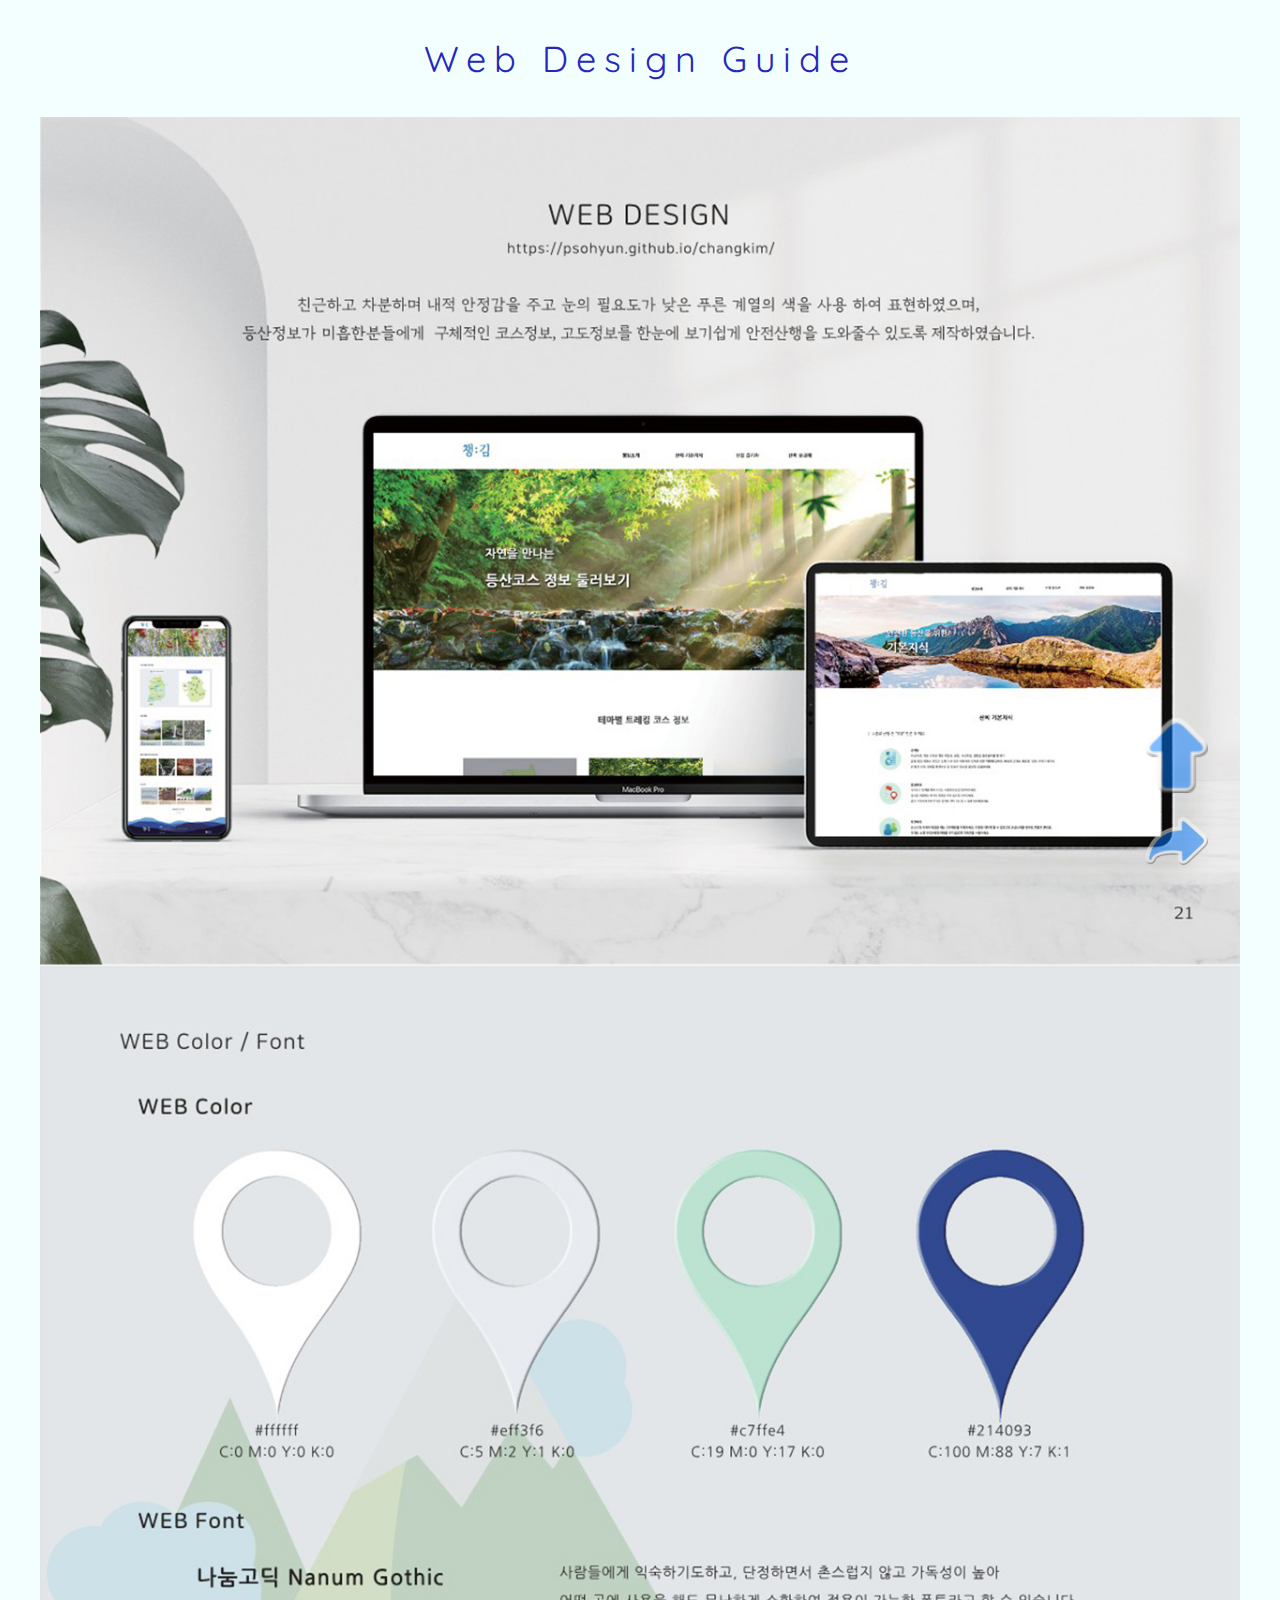
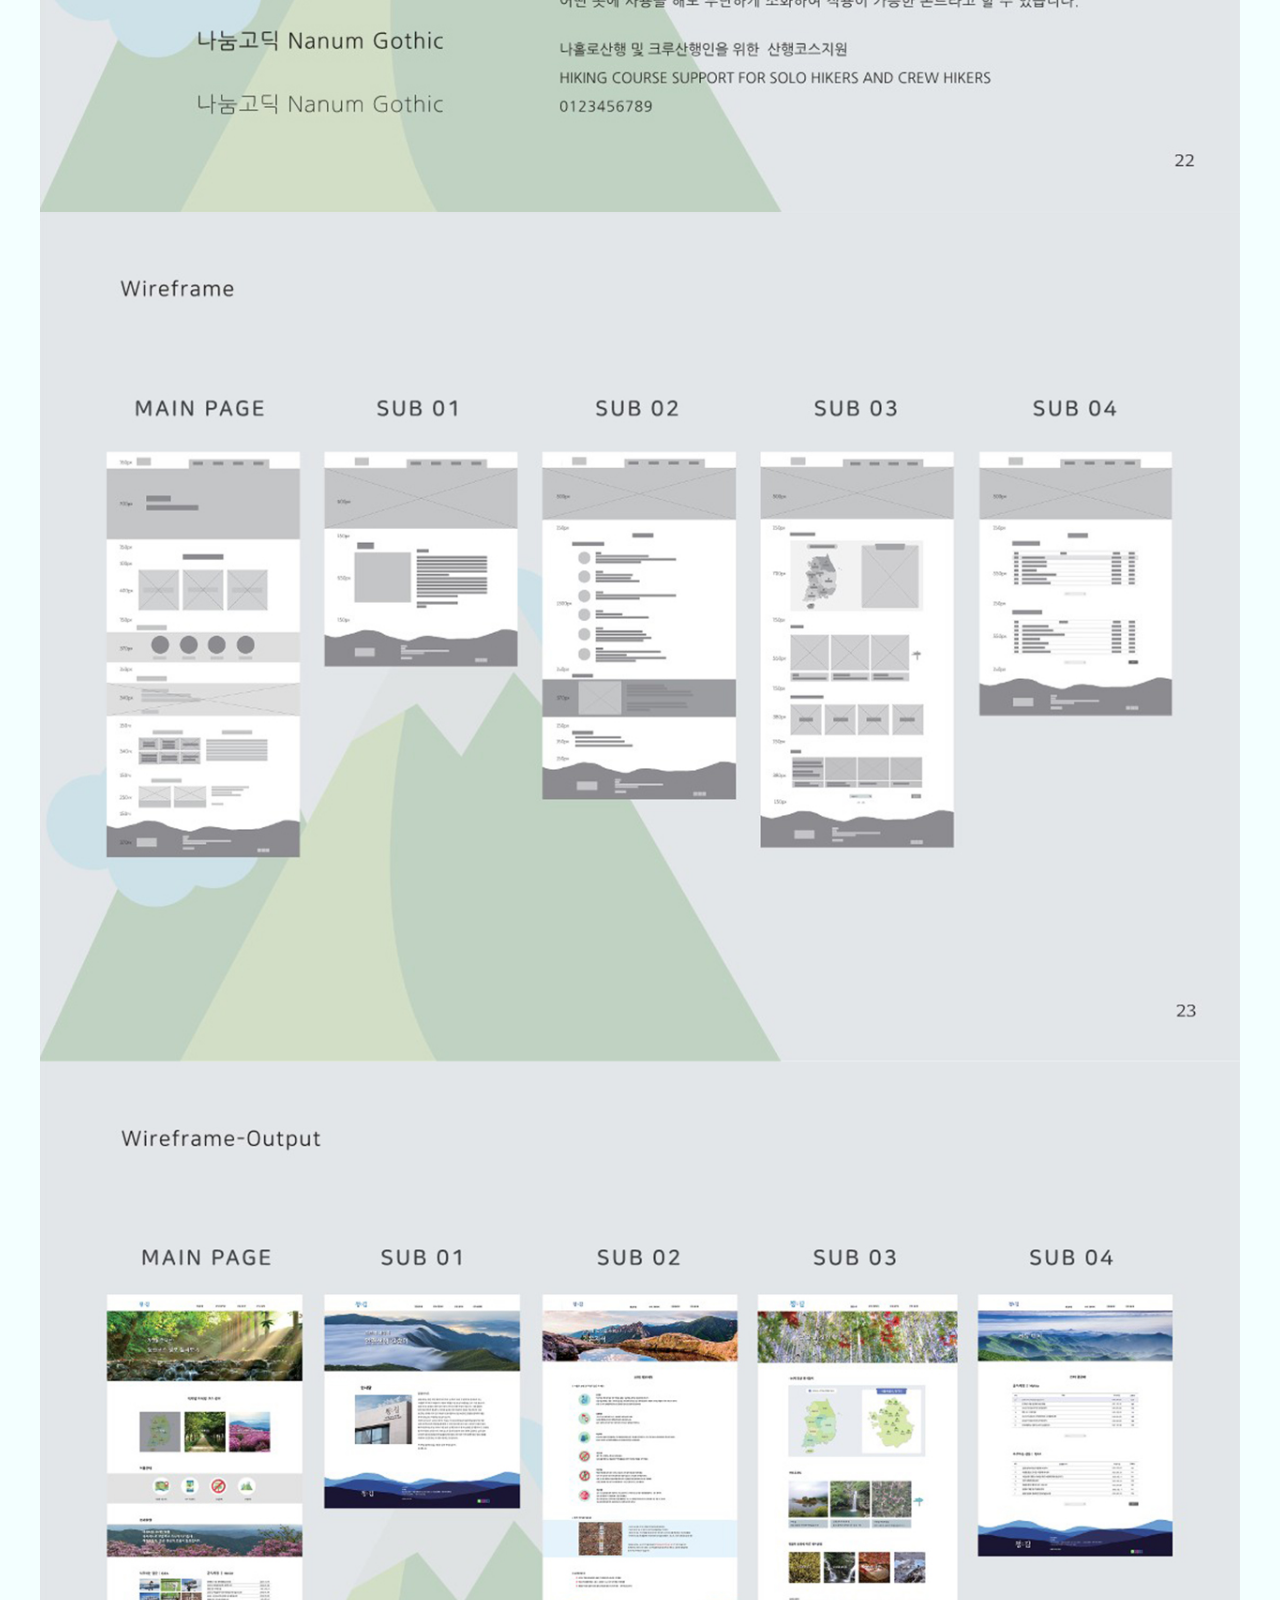
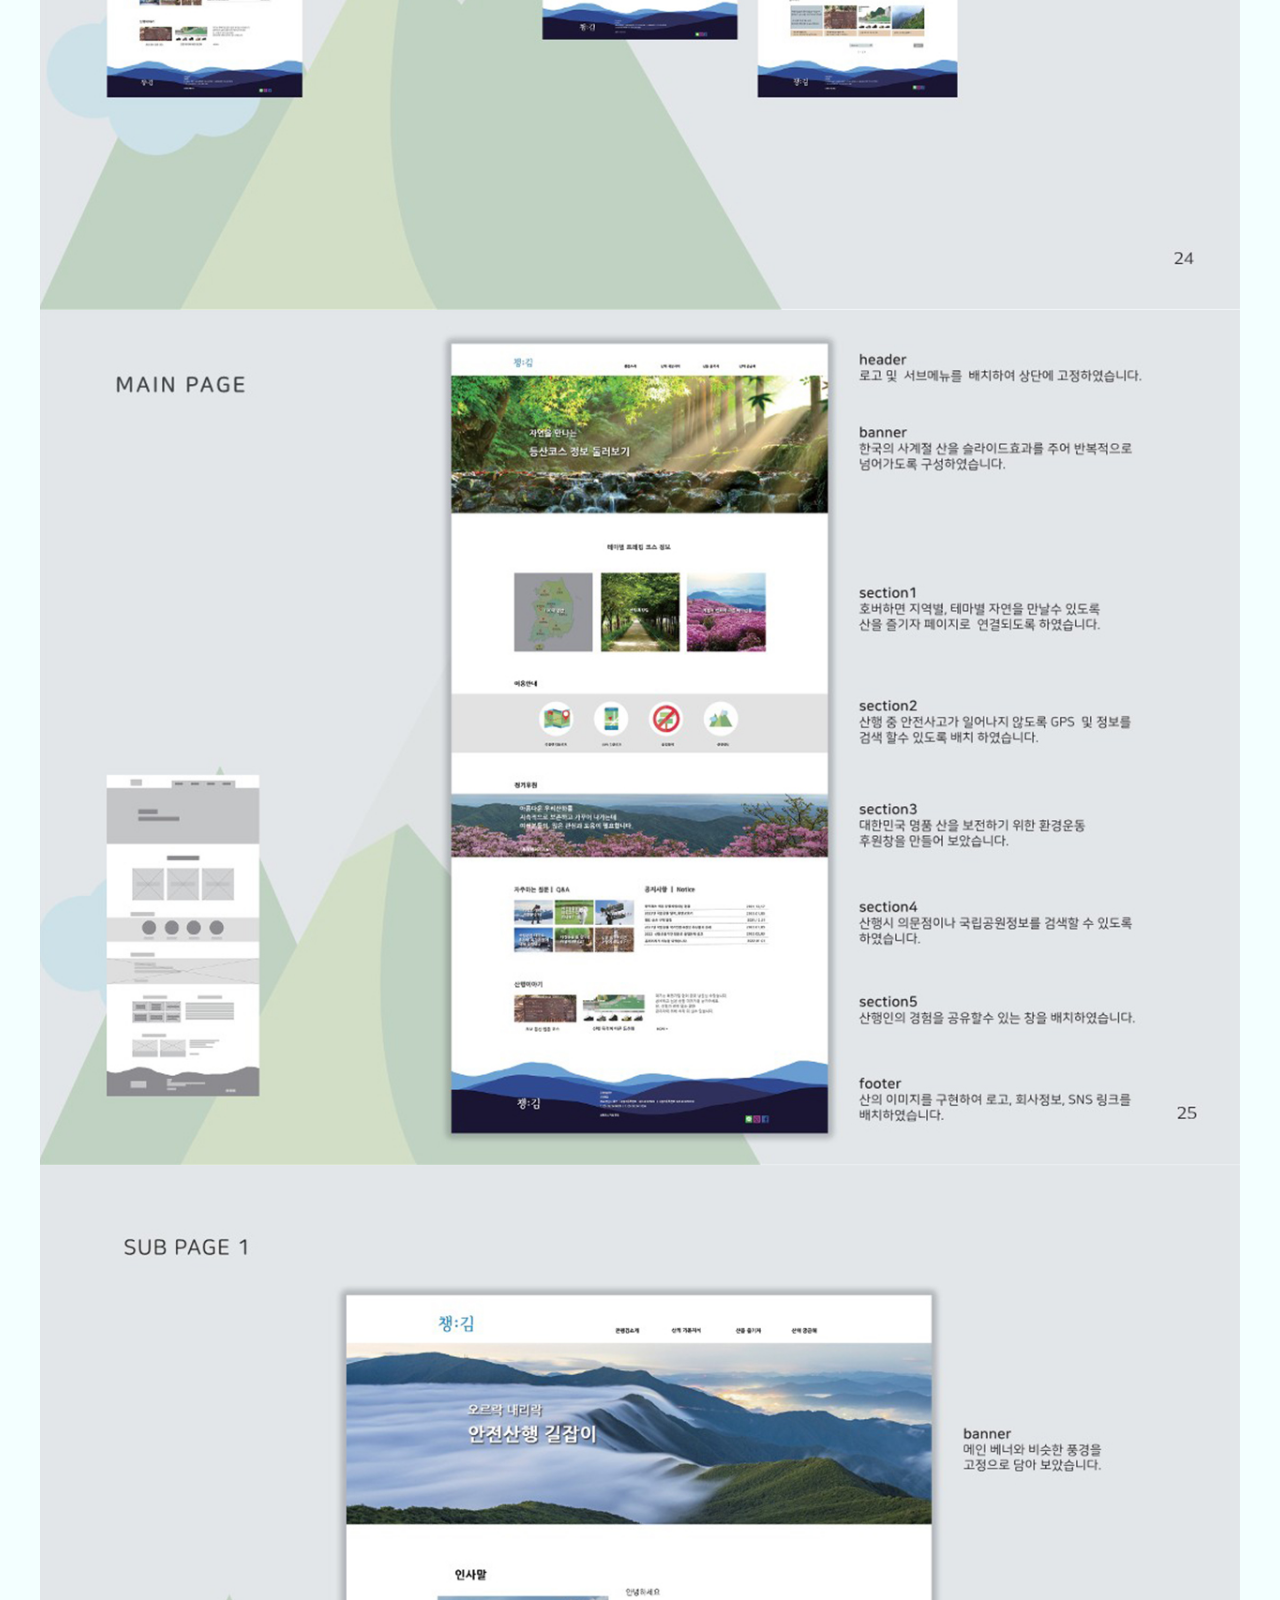
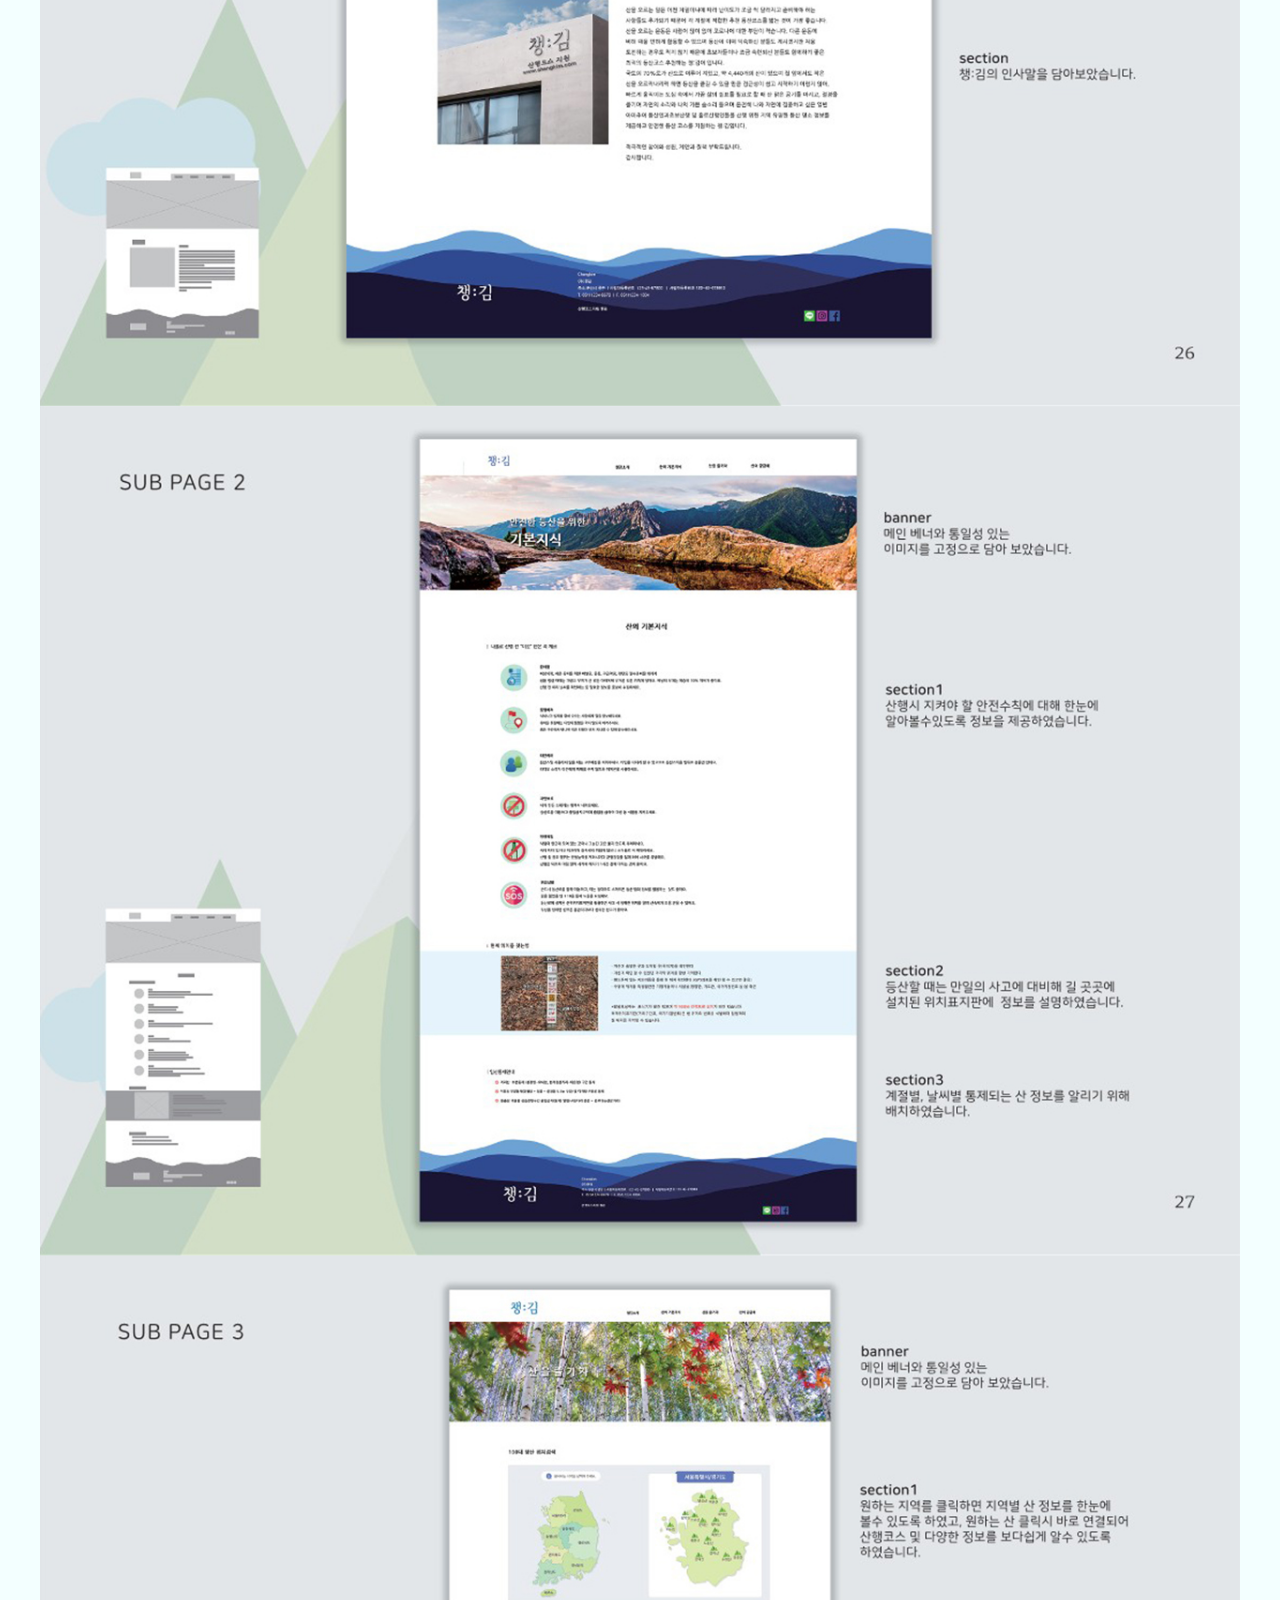
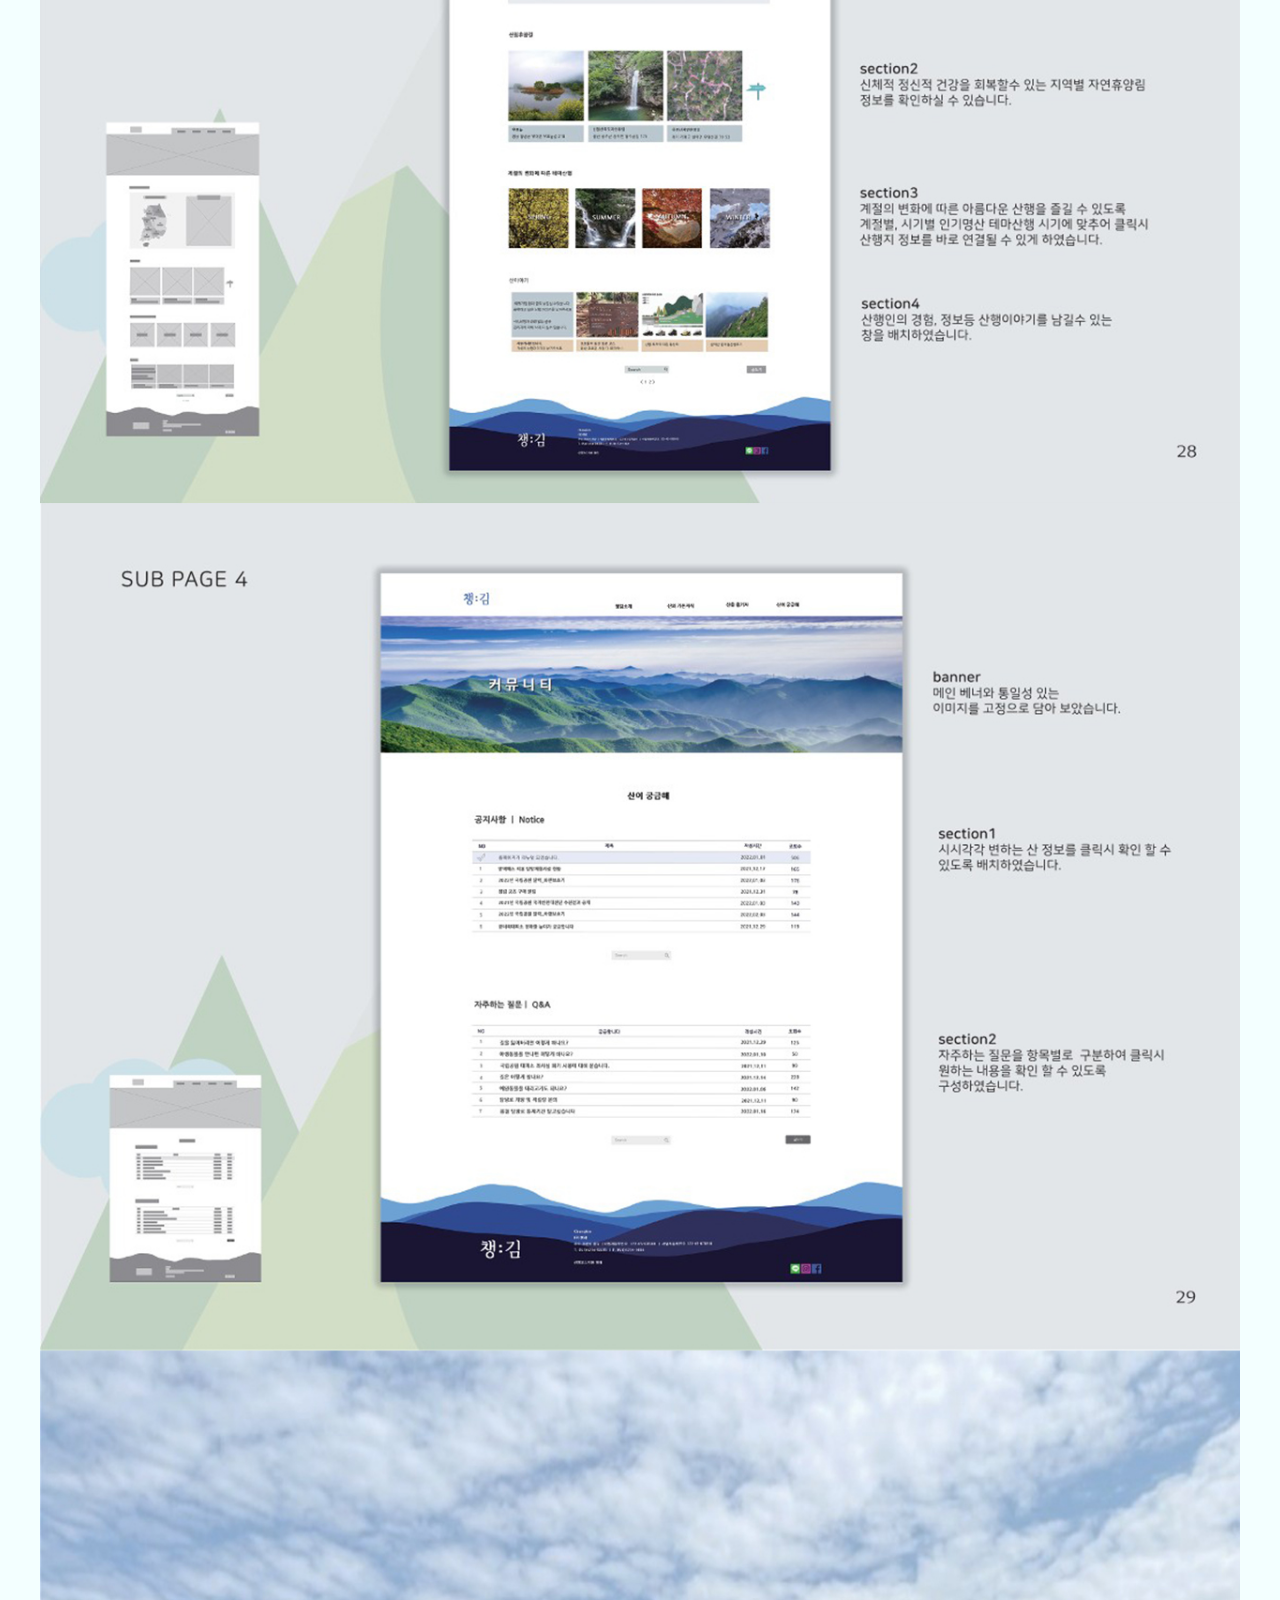
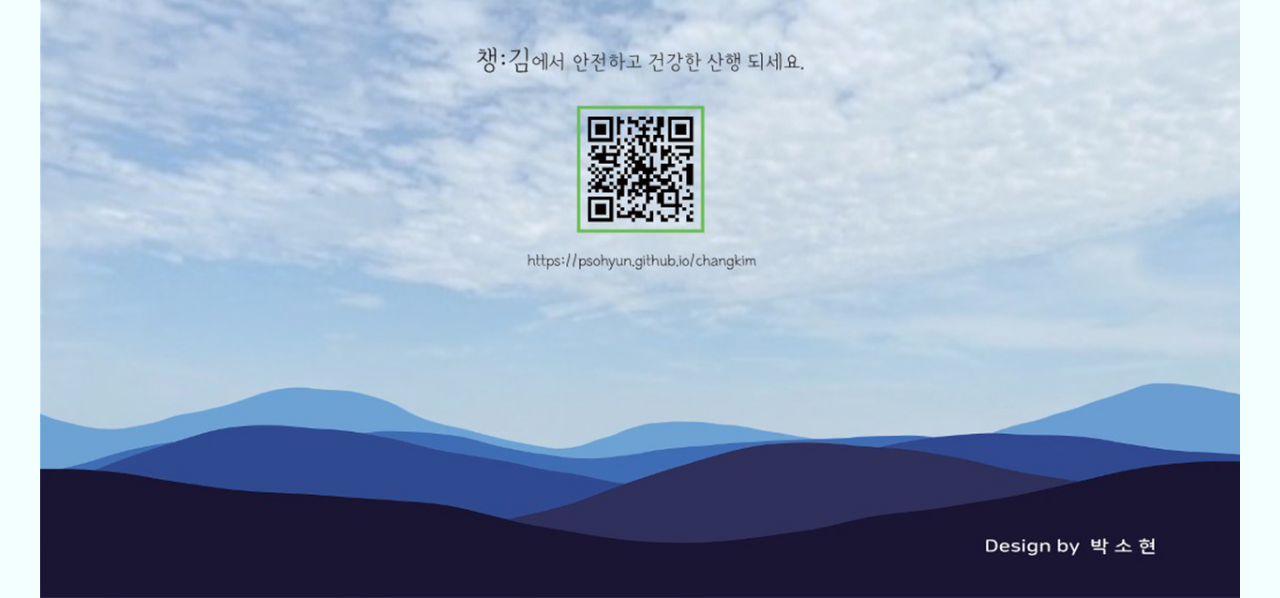
<file: blog_sub/brand2/web.html>
<!DOCTYPE html>
	<html lang="ko">
		<head>
			<meta charset="utf-8">
			<title></title>
			<link rel="icon" href="img/web.png" type="image/x-icon">
			<link rel="preconnect" href="https://fonts.gstatic.com">
			<link href="https://fonts.googleapis.com/css2?family=Quicksand:wght@700&display=swap" rel="stylesheet">
			<style type="text/css">
				body{width:1200px; margin:0 auto;
				font-family: 'Quicksand', sans-serif;
				color:  rgb(39, 39, 190);
				background-color: rgb(243, 255, 255);}
				P{text-align:center; font-weigth:700;
					font-size:36px; letter-spacing:8px;}
				div img{width:100%; display:block;}
				ul{list-style-type:none;
					position:fixed;
					right:5%; bottom:0;}
				ul li{
					text-align:center;
					padding:5px 0;
					margin-bottom:10px;}
				ul li img{width:80%; opacity:50%;}				
			</style>
		</head>
		<body>
			<P id="title">Web Design Guide</P>
			<div><img src="img/web_guide.jpg"></div>		
			<ul class="btn">
				<li><a href="#title"><img src="img/top.png" alt="top"></a></li>
				<li><a href="../../index.html#projects"><img src="img/back.png" alt="top"></a></li>
			</ul>
		</body>
	</html>
</file>
